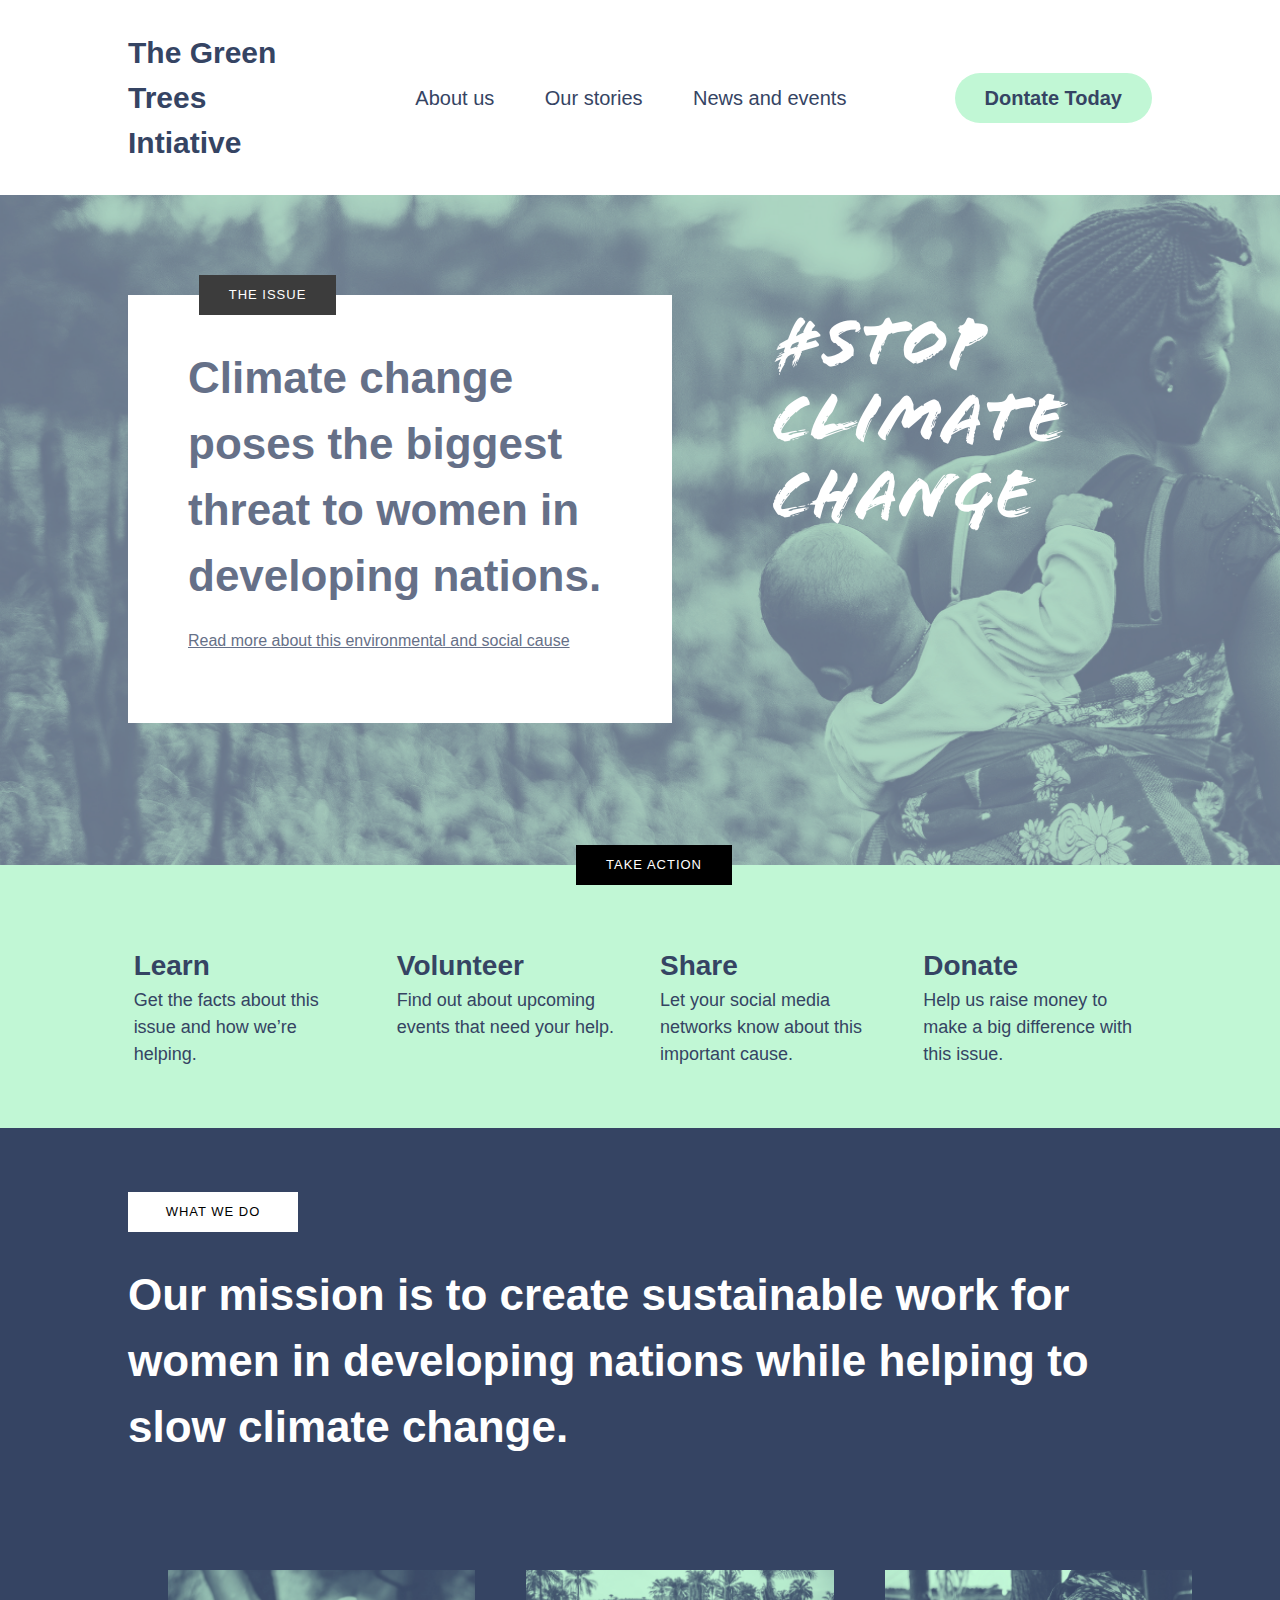
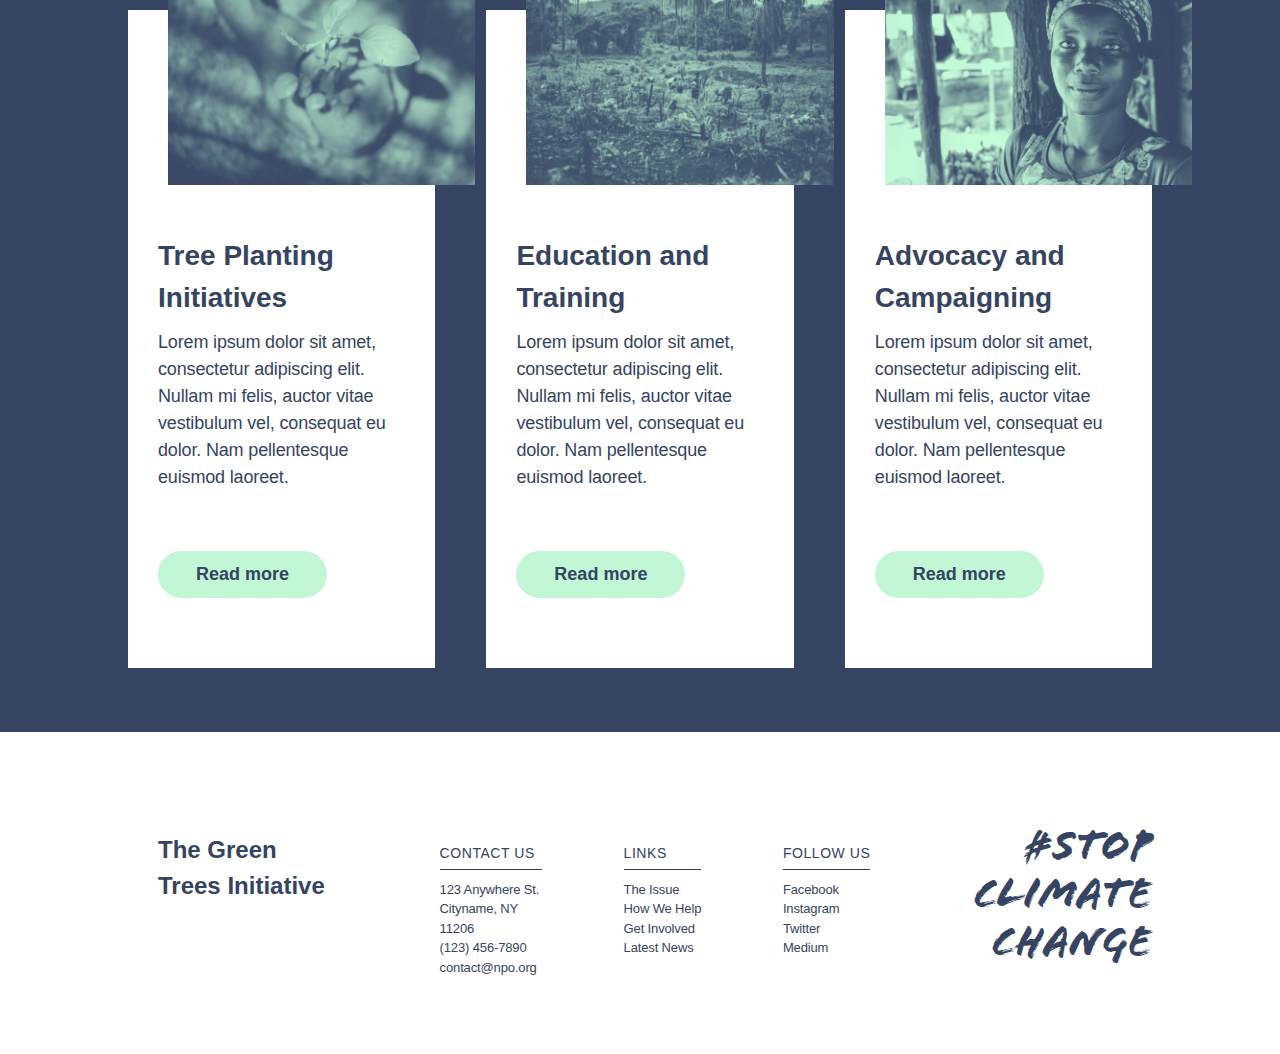
<file: index.html>
<!DOCTYPE html>
<html lang="en">

<head>
    <meta charset="UTF-8" />
    <meta name="viewport" content="width=device-width, initial-scale=1.0" />
    <title>Green Tree Initiative | Home</title>
    <link rel="stylesheet" href="./assets/css/style.css" />
</head>

<body>
    <div class="container">
        <header id="main-header">
            <nav id="navbar">
                <h1 class="title">
                    <a href="index.html">The Green <br> Trees Intiative</a>
                </h1>
                <ul class="nav-links">
                    <li><a href="#">About us</a></li>
                    <li><a href="#">Our stories</a></li>
                    <li><a href="#">News and events</a></li>
                </ul>
                <a class="donate-link" href="donation.html">Dontate Today</a>
            </nav>
        </header>

        <main id="main">
            <section class="the-issue-section">
                <div class="climate-change">
                    <div class="climate-change-banner">
                        <div id="the-issue-header">
                            <h3>THE ISSUE</h3>
                        </div>
                        <h1>
                            Climate change poses the biggest threat to women in developing
                            nations.
                        </h1>
                        <a href="#">
                            Read more about this environmental and social cause
                        </a>
                    </div>
                    <img class="climate-change-hashtag-img" src="./assets/images/stopclimatechange.png" />
                </div>
            </section>

            <section class="take-action-section">
                <div id="take-action-header">
                    <h3>TAKE ACTION</h3>
                </div>
                <div class="action-lists">
                    <div class="learn">
                        <h4>Learn</h4>
                        <p>Get the facts about this issue and how we’re helping.</p>
                    </div>
                    <div class="volunteer">
                        <h4>Volunteer</h4>
                        <p>Find out about upcoming events that need your help.</p>
                    </div>
                    <div class="Share">
                        <h4>Share</h4>
                        <p>
                            Let your social media networks know about this important cause.
                        </p>
                    </div>
                    <div class="donate">
                        <h4>Donate</h4>
                        <p>
                            Help us raise money to make a big difference with this issue.
                        </p>
                    </div>
                </div>
            </section>

            <section class="what-we-do-section">
                <div id="what-we-do-header">
                    <h3>WHAT WE DO</h3>
                </div>
                <div class="what-we-do-mission">
                    <h1>
                        Our mission is to create sustainable work for women in developing
                        nations while helping to slow climate change.
                    </h1>
                </div>
                <div class="mission-cards">
                    <div class="card card-1">
                        <img class="mission-card-img img-1" src="./assets/images/tree-planting.png" alt="" />
                        <div>
                            <h2>Tree Planting Initiatives</h2>
                            <p>
                                Lorem ipsum dolor sit amet, consectetur adipiscing elit.
                                Nullam mi felis, auctor vitae vestibulum vel, consequat eu
                                dolor. Nam pellentesque euismod laoreet.
                            </p>
                        </div>

                        <a class="btn btn-read-more" href="#">Read more</a>
                    </div>
                    <div class="card card-2">
                        <img class="mission-card-img img-2" src="./assets/images/education-training.png" alt="" />
                        <div>
                            <h2>Education and Training</h2>
                            <p>
                                Lorem ipsum dolor sit amet, consectetur adipiscing elit.
                                Nullam mi felis, auctor vitae vestibulum vel, consequat eu
                                dolor. Nam pellentesque euismod laoreet.
                            </p>
                        </div>
                        <a class="btn btn-read-more" href="#">Read more</a>
                    </div>
                    <div class="card card-3">
                        <img class="mission-card-img img-3" src="./assets/images/advocacy.png" alt="" />
                        <div>
                            <h2>Advocacy and Campaigning</h2>
                            <p>
                                Lorem ipsum dolor sit amet, consectetur adipiscing elit.
                                Nullam mi felis, auctor vitae vestibulum vel, consequat eu
                                dolor. Nam pellentesque euismod laoreet.
                            </p>
                        </div>
                        <a class="btn btn-read-more" href="#">Read more</a>
                    </div>
                </div>
            </section>
        </main>

        <footer id="footer">
            <div class="footer-content">
                <header class="footer-header">
                    <h1><a href="index.html">The Green <br> Trees Initiative</a></h1>
                </header>
                <!-- <section class="address-and-links"> -->

                <div class="contact-us">
                    <h4>CONTACT US</h4>
                    <address>
                        123 Anywhere St. <br />
                        Cityname, NY 11206 <br />
                        (123) 456-7890 <br />
                        contact@npo.org
                    </address>
                </div>
                <div class="links">
                    <h4>Links</h4>
                    <a href="#">The issue</a>
                    <a href="#">How we help</a>
                    <a href="#">Get involved</a>
                    <a href="#">Latest news</a>
                </div>
                <div class="social-links">
                    <h4>Follow US</h4>
                    <a href="#">Facebook</a>
                    <a href="#">Instagram</a>
                    <a href="#">Twitter</a>
                    <a href="#">Medium</a>
                </div>
                <!-- </section> -->
                <div class="footer-hashtag">
                    <h2>#stop climate change</h2>
                </div>
            </div>
        </footer>
    </div>
</body>

</html>
</file>
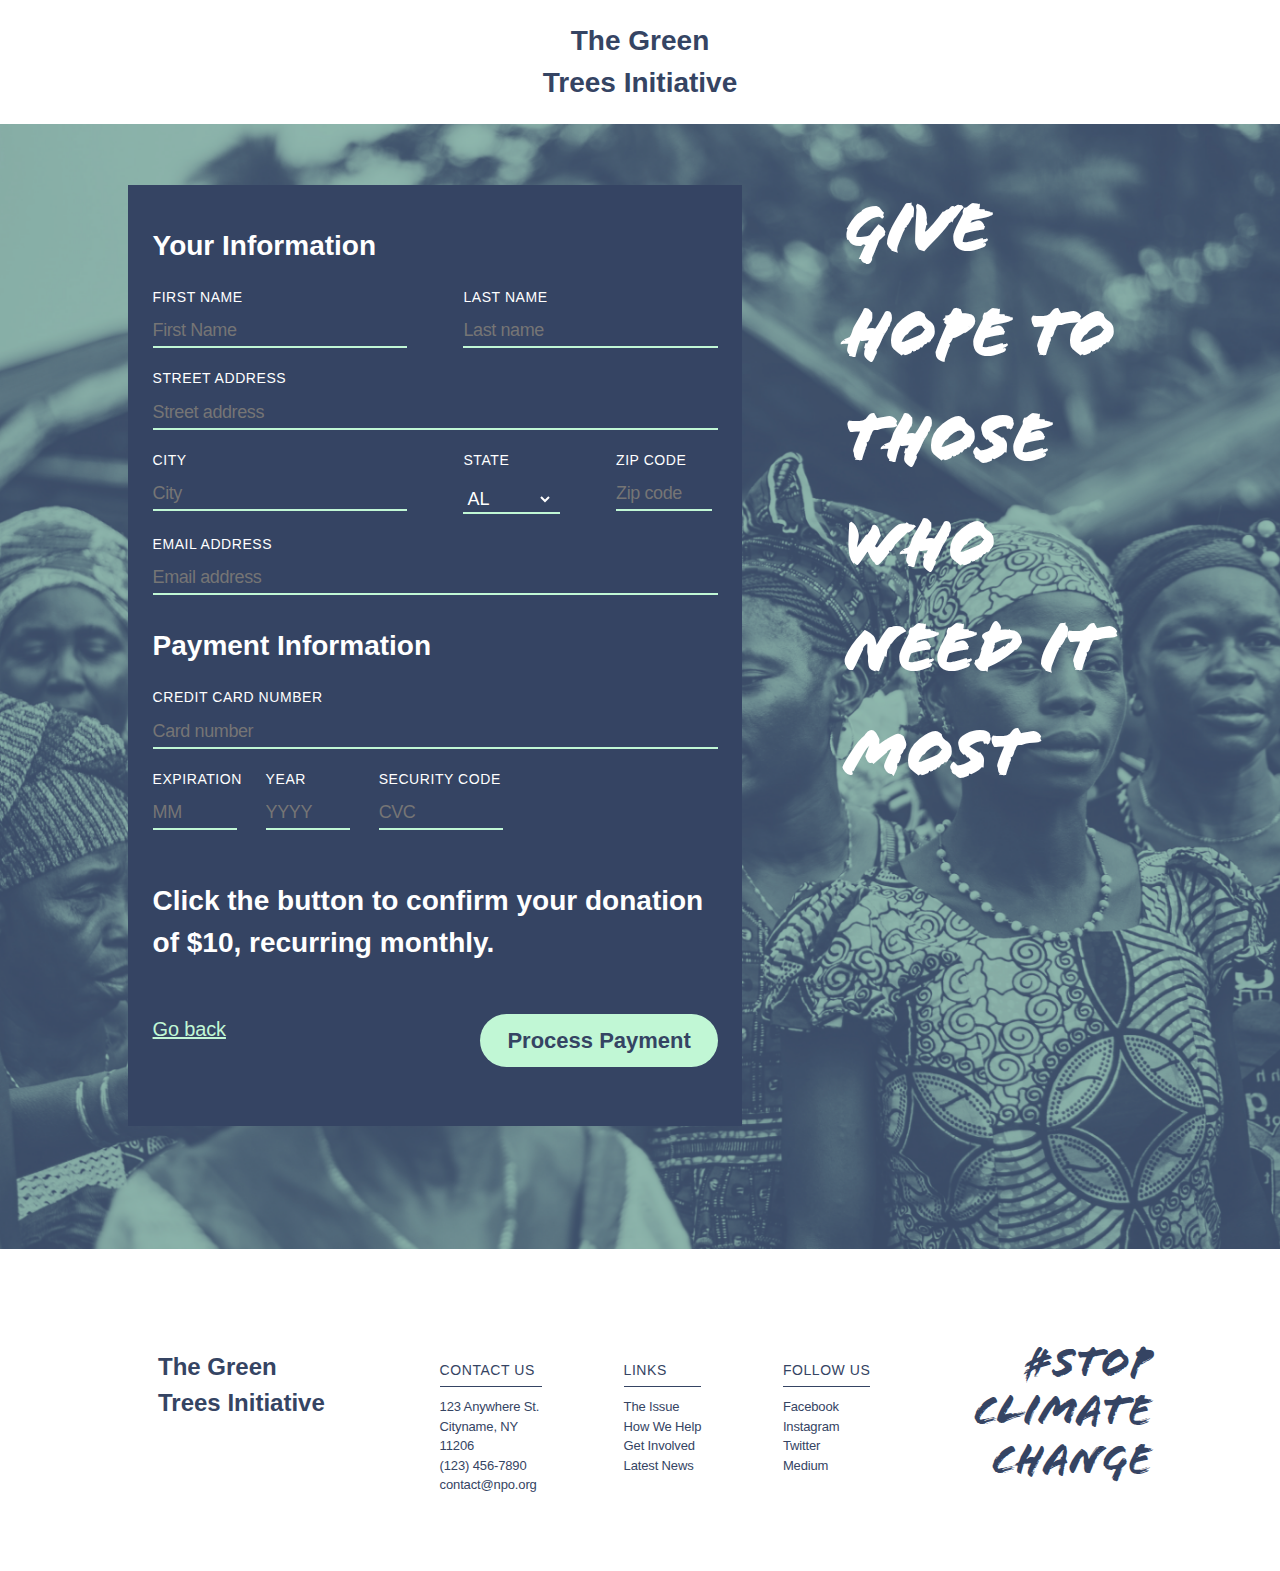
<file: donation.html>
<!DOCTYPE html>
<html lang="en">

<head>
    <meta charset="UTF-8">
    <meta name="viewport" content="width=device-width, initial-scale=1.0">
    <title>Green Trees Initiative | Donation</title>
    <link rel="stylesheet" href="./assets/css/donation_style.css">
    <link rel="stylesheet" href="./assets/css/style.css">

</head>

<body>
    <div class="container">




        <header id="header">
            <h1 class="title-header"> <a href="index.html">The Green <br> Trees Initiative</a> </h1>
        </header>
        <main>
            <section id="payment">
                <div class="payment-and-information-section">
                    <form action="#" class="donation-form">
                        <h4 class="info-heading">Your Information</h4>
                        <div class="name">
                            <div class="first-name nested-div">
                                <label for="first-name">First Name</label><br>
                                <input type="text" name="first-name" id="first-name" placeholder="First Name">
                                <hr>
                            </div>
                            <div class="last-name-class nested-div">

                                <label for="last-name">Last Name</label><br>
                                <input type="text" name="last-name" id="last-name" placeholder="Last name">
                                <hr>
                            </div>
                        </div>

                        <div class="street">
                            <label for="street-address">Street Address</label><br>
                            <input type="text" placeholder="Street address" id="street-address">
                            <hr>
                        </div>

                        <div class="city-state-zip">
                            <div class="city-name nested-div">
                                <label for="city">City</label><br>
                                <input type="text" name="city" placeholder="City" id="city">
                                <hr>
                            </div>
                            <div class="state-name nested-div">
                                <label for="state">State</label><br>
                                <select name="state" id="state">
                                    <option value="al">AL</option>
                                    <option value="as">AS</option>
                                    <option value="ka">KA</option>
                                </select>
                                <hr>
                            </div>
                            <div class="zip nested-div">
                                <label for="zip-code">Zip Code</label><br>
                                <input type="text" name="zip-code" id="zip-code" placeholder="Zip code">
                                <hr>
                            </div>
                        </div>
                        <div class="email-address">
                            <label for="email">Email Address</label><br>
                            <input type="email" name="email" id="email" placeholder="Email address">
                            <hr>
                        </div>
                        <h4 class="payment-heading">Payment Information</h4>
                        <div class="card">
                            <label for="card-number">Credit Card Number</label><br>
                            <input type="text" name="card-number" id="card-number" placeholder="Card number">
                            <hr>
                        </div>
                        <div class="card-details">
                            <div class="card-expiry-month nested-div">

                                <label for="">Expiration</label><br>
                                <input type="text" name="expiry-month" id="expiry-month" placeholder="MM">
                                <hr>
                            </div>
                            <div class="card-expiry-year nested-div">
                                <label for=""> Year</label><br>
                                <input type="text" name="expiry-year" id="expiry-year" placeholder="YYYY">
                                <hr>
                            </div>
                            <div class="card-cvc-code nested-div">

                                <label for="cvc-code">Security Code</label><br>
                                <input type="password" name="cvc-code" id="cvc-code" placeholder="CVC">
                                <hr>
                            </div>
                        </div>

                        <div class="donation-message">
                            <p>
                                Click the button to confirm your
                                donation of $10, recurring monthly.
                            </p>
                        </div>
                        <div class="payment-links">
                            <a href="index.html" class="back-btn">Go back</a>
                            <a href="#" class="payment-proceed-btn">Process Payment</a>
                        </div>
                    </form>
                    <div class="text-banner">
                        <h1>Give HOPE to those Who need It most</h1>
                    </div>
            </section>
        </main>


        <footer id="footer">
            <div class="footer-content">
                <header class="footer-header">
                    <h1><a href="index.html">The Green Trees Initiative</a></h1>
                </header>
                <div class="contact-us">
                    <h4>CONTACT US</h4>
                    <address>123 Anywhere St. <br> Cityname, NY 11206 <br> (123) 456-7890 <br> contact@npo.org</address>
                </div>
                <div class="links">
                    <h4>Links</h4>
                    <a href="#">The issue</a>
                    <a href="#">How we help</a>
                    <a href="#">Get involved</a>
                    <a href="#">Latest news</a>
                </div>
                <div class="social-links">
                    <h4>Follow US</h4>
                    <a href="#">Facebook</a>
                    <a href="#">Instagram</a>
                    <a href="#">Twitter</a>
                    <a href="#">Medium</a>
                </div>
                <div class="footer-hashtag">
                    <h2>#stop climate change</h2>
                </div>
            </div>
        </footer>


    </div>
</body>

</html>
</file>
<file: assets/css/style.css>
/* @import url(//db.onlinewebfonts.com/c/bfbdc6a04609bff0d5ccdfcf6b766d95?family=Flood + Std); */
@font-face {
    font-family: Flood Std;
    src: url("../fonts/flood-std/FloodStd.otf");
}

* {
    margin: 0;
    padding: 0;
    box-sizing: border-box;
}

html {
    font-size: 62.5%;
}

body {
    font-family: Helvetica, Arial, sans-serif;
    font-size: 1.5rem;
    line-height: 1.5;
    background-color: #fff;
    color: #000;
}

ul {
    list-style: none;
}

a {
    color: #354463;
    text-decoration: none;
    display: block;
}

/*##################################
    INDEX PAGE STYLES
####################################*/

.container {
    width: 100%;
    margin: 0 auto;
}

/* Navigation bar Style */
#navbar {
    display: flex;
    flex-flow: row wrap;
    align-items: center;
    justify-content: space-between;
    padding: 3rem 0;
    width: 80%;
    margin: 0 auto;
}

#navbar .title {
    width: 14vw;
}

#navbar .title:hover {
    transform: skewX(-10deg);
    border-bottom: 3px solid teal;
}

.nav-links {
    display: flex;
    flex-flow: row wrap;
    align-items: center;
    justify-content: space-evenly;
    width: 50%;
}

.nav-links a {
    font-size: 2rem;
    padding: 0 1rem;
}

.nav-links li a:hover {
    transform: skewX(-10deg);
    border-bottom: 3px solid teal;
}

.donate-link {
    background: #c1f7d5;
    border-radius: 10rem;
    padding: 1rem 3rem;
    text-align: center;
    font-size: 2rem;
    font-weight: bold;
    opacity: 1;
}

.donate-link:hover {
    background-color: rgb(8, 95, 44);
    color: #fff;
}

/*##########################################
        Style for main
############################################*/

#main {
    width: 100%;
}

/* The  issue styke start */
.the-issue-section {
    height: 68rem;
    background: transparent url("../images/annie-spratt-135307-unsplash.png") 0% 0% no-repeat padding-box;
    opacity: 0.76;
    background-size: cover;
    background-color: #354463;
    /* width: 100%; */
}

.climate-change {
    display: flex;
    flex-flow: row wrap;
    justify-items: center;
    position: relative;
    width: 80%;
    margin: auto;
}

#the-issue-header {
    background-color: #000;
    position: absolute;
    top: -2rem;
    left: 13%;
    padding: 1rem 3rem;
    opacity: 1;
    z-index: 1;
}

#the-issue-header h3 {
    font-size: 1.3rem;
    font-weight: 100;
    letter-spacing: 0.1rem;
    color: #fff;
}

.climate-change-banner {
    background-color: #fff;
    color: #354463;
    width: 54.4rem;
    margin-top: 10rem;
    position: relative;
    padding-bottom: 7rem;
}

.climate-change-banner h1 {
    font-size: 4.4rem;
    text-align: left;
    font-weight: bold;
    margin-left: 4rem;
    padding: 5rem 2rem 2rem 2rem;
    opacity: 1;
}

.climate-change-banner a {
    font-size: 1.6rem;
    margin-left: 4rem;
    padding: 0 4rem 0rem 2rem;
    color: #354463;
    text-decoration: underline;
}

.climate-change-hashtag-img {
    margin-top: 12rem;
    height: 10%;
    /* width: 30%; */
    opacity: 1;
    margin-left: 10rem;
}

/* The  issue style end */

/* Take action start */

.take-action-section {
    background-color: #c1f7d5;
    color: #354463;
    width: 100%;
    margin-top: -1rem;
    position: relative;
}

#take-action-header {
    background-color: #000;
    position: absolute;
    margin-top: -2rem;
    left: 45%;
    padding: 1rem 3rem;
    opacity: 1;
    z-index: 1;
}

#take-action-header h3 {
    font-size: 1.3rem;
    font-weight: 100;
    letter-spacing: 0.1rem;
    color: #fff;
}

.action-lists {
    display: grid;
    grid-template-columns: repeat(4, 19%);
    gap: 2rem;
    justify-content: center;
}

.action-lists div {
    margin: 6rem 1rem;
    padding-top: 2rem;
}

.action-lists div h4 {
    font-size: 2.8rem;
    font-weight: bold;
}

.action-lists>div p {
    font-size: 1.8rem;
    font-weight: 100;
}

/* Take action end */

/* What we do style start */
.what-we-do-section {
    display: flex;
    flex-flow: column wrap;
    background-color: #354463;
    color: #fff;
    position: relative;
    padding: 5% 10%;
}

#what-we-do-header {
    background-color: #fff;
    color: #000;
    width: 17rem;
    opacity: 1;
}

#what-we-do-header h3 {
    text-align: center;
    font-size: 1.3rem;
    font-weight: 100;
    letter-spacing: 0.1rem;
    padding: 1rem 2rem;
}

.what-we-do-mission {
    width: 100%;
    margin-top: 3rem;
}

.what-we-do-mission h1 {
    font-size: 4.4rem;
    font-weight: bold;
}

.mission-cards {
    width: 100%;
    display: flex;
    flex-flow: row wrap;
    justify-content: space-between;
}

.mission-cards .card {
    width: 30%;
    background-color: #fff;
    color: #000;
    margin-top: 15rem;
    padding-bottom: 5rem;
    position: relative;
}

.mission-cards .card-1,
.mission-cards .card-2,
.mission-cards .card-3 {
    display: grid;
    grid-template-columns: 1fr;
}

.mission-cards div h2 {
    padding: 5rem 2rem 1rem 3rem;
    font-size: 2.8rem;
    text-align: left;
    color: #354463;
}

.mission-cards div p {
    padding: 0 2rem 3rem 3rem;
    font-size: 1.8rem;
    text-align: left;
    line-height: 1.5;
    color: #354463;
    letter-spacing: -0.16px;
}

.mission-cards .card a {
    margin: 3rem 6rem 2rem 3rem;
    width: 55%;
    font-size: 1.8rem;
    font-weight: bold;
    text-align: center;
    background-color: #c1f7d5;
    color: #354463;
    border-radius: 10rem;
    padding: 1rem;
}

a.btn-read-more:hover {
    background-color: rgb(8, 95, 44);
    color: #fff;
}

.mission-cards .card img {
    width: 100%;
    background-size: cover;
    opacity: 1;
    margin-top: -4rem;
    margin-left: 4rem;
    z-index: 1;
    opacity: 1;
}

/* What we do style end */



/*######################################################
            Footer Styling
#######################################################*/

#footer {
    width: 100%;
    background-color: #fff;
}

.footer-content {
    display: flex;
    justify-content: space-between;
    flex-flow: row wrap;
    align-items: baseline;
    background-color: #fff;
    color: #354463;
    width: 80%;
    margin: 0 auto;
    padding-bottom: 5rem;
}

.footer-header {
    width: 23rem;

}

.footer-header a:hover {
    transform: skewX(-10deg);
    border-bottom: 2px solid teal;
}


.footer-header h1 {
    font-size: 2.4rem;
    font-weight: bold;
    text-align: left;
    padding: 10rem 3rem;
}

.footer-hashtag {
    width: 20rem;
}

.footer-hashtag h2 {
    font-weight: normal;
    text-align: right;
    font-size: 4.4rem;
    font-family: flood std;
    color: #354463;
    line-height: 1.1;
}

.contact-us {
    width: 10%;
}

.footer-content div h4 {
    font-size: 1.4rem;
    text-align: left;
    letter-spacing: 0.056rem;
    text-transform: uppercase;
    font-weight: normal;
    padding-bottom: 0.5rem;
    margin-bottom: 1rem;
    border-bottom: 1px solid #354463;
    color: #354463;
}

.footer-content div a {
    font-size: 1.3rem;
    text-align: left;
    font-weight: 300;
    letter-spacing: -0.14px;
    text-transform: capitalize;
    color: #354463;
}

.footer-content div a:hover {
    border-bottom: 2px solid #354463;
}

.footer-content div address {
    display: block;
    font-size: 1.3rem;
    text-align: left;
    font-weight: 300;
    font-style: normal;
    letter-spacing: -0.14px;
    color: #354463;
}

/*####################################################
                Tablet View
#####################################################*/

@media screen and (max-width: 1200px) {

    #navbar .title {
        width: 16rem;
    }

    /*##################################
      Main section medium device styling
  ####################################*/
    .the-issue-section {
        height: 100vh;
        background: transparent url("../images/annie-spratt-135307-unsplash.png") 0% 0% no-repeat padding-box;
        opacity: 0.76;
        background-size: cover;
        background-color: #354463;

        /* width: 100%; */
    }

    .climate-change {
        display: flex;
        flex-flow: column-reverse wrap;
        justify-content: center;
    }

    #the-issue-header {
        background-color: #000;
        position: absolute;
        top: -2rem;
        left: 9%;
        padding: 1.5rem 5rem;
        opacity: 1;
        z-index: 1;
    }

    #the-issue-header h3 {
        font-size: 1.7rem;
        font-weight: 100;
        letter-spacing: 0.1rem;
        color: #fff;
    }

    .climate-change-banner {
        background-color: #fff;
        color: #354463;
        width: 100%;
        margin-top: 40rem;
        position: relative;
        padding-bottom: 7rem;
    }

    .climate-change-banner h1 {
        font-size: 4.2rem;
        text-align: left;
        font-weight: bold;
        padding: 5rem 5rem 2rem 4rem;
        opacity: 1;
    }

    .climate-change-banner a {
        font-size: 1.8rem;
        padding: 0 5rem 0rem 4rem;
        color: #354463;
        text-decoration: underline;
    }

    .climate-change-hashtag-img {
        margin-top: 12rem;
        margin-left: 0;
        height: 22vh;
        opacity: 1;
        position: absolute;
        top: 0;
        z-index: 1;
    }

    /* The  issue style end */

    /* Take action start */

    .take-action-section {
        background-color: #c1f7d5;
        color: #354463;
        width: 100%;
        margin-top: -1rem;
    }

    #take-action-header {
        background-color: #000;
        position: absolute;
        left: 40%;
        margin-top: -2rem;
        padding: 1.5rem 4rem;
        opacity: 1;
        z-index: 1;
    }

    #take-action-header h3 {
        font-size: 1.7rem;
        font-weight: 100;
        letter-spacing: 0.1rem;
        color: #fff;
    }

    .action-lists {
        display: grid;
        grid-template-columns: repeat(2, 40%);
        gap: 4rem;
        justify-content: center;
        z-index: 1;
        padding: 4rem 4rem;
    }

    .action-lists div {
        margin: 1rem;
    }

    .action-lists div h4 {
        font-size: 2.6rem;
        font-weight: bold;
    }

    .action-lists>div p {
        font-size: 2rem;
        font-weight: 100;
    }

    /* Take action end */

    /*################################
      What we do medium device style
  ##################################*/
    .what-we-do-section {
        display: flex;
        flex-flow: column wrap;
        background-color: #354463;
        color: #fff;
        position: relative;
        padding: 5% 10%;
    }

    #what-we-do-header {
        background-color: #fff;
        color: #000;
        width: 20rem;
        opacity: 1;
        padding: 0.5rem 1rem;
    }

    #what-we-do-header h3 {
        text-align: center;
        font-size: 1.7rem;
        font-weight: 100;
        letter-spacing: 0.1rem;
    }

    .what-we-do-mission {
        width: 100%;
        margin-top: 3rem;
    }

    .what-we-do-mission h1 {
        font-size: 4.4rem;
        font-weight: bold;
    }

    .mission-cards {
        width: 100%;
        display: flex;
        flex-flow: column wrap;
        justify-content: flex-start;
    }

    .mission-cards .card {
        display: grid;
        grid-template-columns: 1fr 1fr;
        grid-template-rows: 1fr 20% 5%;
        gap: 3rem;
        grid-template-areas:
            "img div"
            "link div";
        background-color: #fff;
        color: #000;
        margin-top: 12rem;
        padding-bottom: 9%;
        position: relative;
        width: 100%;
    }

    .mission-cards .card img {
        grid-area: img;
        width: 90%;
        background-size: cover;
        opacity: 1;
        margin-top: -4rem;
        margin-left: 3rem;
        z-index: 1;
        opacity: 1;
    }

    .mission-cards .card div {
        grid-area: div;
        padding-right: 3rem;
    }

    .mission-cards .card a {
        grid-area: link;
        position: absolute;
        /* right: 0; */
        font-size: 1.8rem;
        font-weight: bold;
        text-align: center;
        background-color: #c1f7d5;
        color: #354463;
        border-radius: 10rem;
        padding: 1rem;
        margin-bottom: 4rem;
    }

    .mission-cards .card-2,
    .mission-cards .card-3 {
        margin-left: 0;
    }

    .mission-cards div h2 {
        padding: 2.8rem;
        font-size: 2.8rem;
        text-align: left;
        color: #354463;
    }

    .mission-cards div p {
        padding: 0 2rem;
        font-size: 2rem;
        text-align: left;
        color: #354463;
        letter-spacing: -0.16px;
    }

    /*######################################################
            Footer Styling
#######################################################*/
    #footer {
        width: 100%;
        background-color: #fff;
    }

    .footer-content {
        display: grid;
        grid-template-columns: 1fr 1fr 1fr;
        grid-template-rows: 1fr 1fr;
        grid-template-areas:
            "footer-header contact-us social-links"
            ". links footer-hashtag";
        justify-content: space-around;
        justify-items: start;
        align-items: baseline;
        gap: 3rem;
        background-color: #fff;
        color: #354463;
        width: 80%;
        margin: 0 auto;
        padding-bottom: 5rem;
    }

    .footer-header {
        grid-area: footer-header;
        width: 25rem;
    }

    .contact-us {
        width: 100%;
        grid-area: contact-us;
    }

    .social-links {
        grid-area: social-links;
        width: 100%;
    }

    .links {
        grid-area: links;
        width: 100%;
    }

    .footer-hashtag {
        grid-area: footer-hashtag;
        width: 100%;
    }

    .footer-header h1 {
        font-size: 2.6rem;
        font-weight: bold;
        text-align: left;
        padding: 10rem 3rem;
    }

    .footer-hashtag h2 {
        font-weight: normal;
        text-align: right;
        font-size: 4.8rem;
        font-family: flood std;
        color: #354463;
        line-height: 1.1;
    }

    .footer-content div h4 {
        font-size: 1.8rem;
        text-align: left;
        letter-spacing: 0.056rem;
        text-transform: uppercase;
        font-weight: normal;
        padding-bottom: 0.5rem;
        border-bottom: none;
        margin-bottom: 1rem;
        color: #354463;
    }

    .footer-content div a {
        font-size: 1.6rem;
        text-align: left;
        font-weight: 300;
        letter-spacing: -0.14px;
        text-transform: capitalize;
        color: #354463;
    }

    .footer-content div a:hover {
        border-bottom: 2px solid #354463;
    }

    .footer-content div address {
        display: block;
        font-size: 1.6rem;
        text-align: left;
        font-weight: 300;
        font-style: normal;
        letter-spacing: -0.14px;
        color: #354463;
    }


}

/*###############################################
    Tablet or small-medium devices
##################################################*/
@media screen and (max-width: 980px) {

    /* Navigation bar Style */
    #navbar {
        display: grid;
        grid-template-columns: 1fr 30%;
        grid-template-rows: 1fr 1fr;
        grid-template-areas:
            "title donate-link"
            "nav-links donate-link";
        align-items: center;
        justify-content: space-between;
        padding: 4rem 0;
        width: 80%;
        margin: 0 auto;
    }

    #navbar .title {
        width: 17rem;
        grid-area: title;
    }

    .nav-links {
        display: flex;
        flex-flow: row wrap;
        align-items: center;
        justify-content: flex-start;
        width: 100%;
        grid-area: nav-links;
    }

    .nav-links a {
        font-size: 2rem;
        padding: 0 1rem;
    }

    .nav-links li a:hover {
        border-bottom: 4px solid teal;
    }

    .donate-link {
        background: #c1f7d5;
        border-radius: 10rem;
        padding: 1rem 1.5rem;
        text-align: center;
        font-size: 2rem;
        font-weight: bold;
        opacity: 1;
        grid-area: donate-link;
    }

    .the-issue-section {
        min-height: 100vh;
        background-color: #354463;
    }

    #the-issue-header h3 {
        font-size: 1.6rem;
        font-weight: 100;
        letter-spacing: 0.1rem;
        color: #fff;
    }

    .climate-change-banner h1 {
        font-size: 3rem;
        text-align: left;
        font-weight: bold;
        padding: 5rem 0rem 2rem 1rem;
        opacity: 1;
    }

    .climate-change-banner a {
        font-size: 1.8rem;
        padding: 0 0rem 0rem 1rem;
        color: #354463;
        text-decoration: underline;
    }

    .what-we-do-mission h1 {
        font-size: 4rem;
        font-weight: bold;
    }

    .mission-cards .card a {
        grid-area: link;
        position: absolute;
        /* right: 0; */
        font-size: 1.8rem;
        font-weight: bold;
        text-align: center;
        background-color: #c1f7d5;
        color: #354463;
        border-radius: 10rem;
        /* padding: 1rem; */
        margin-top: -4rem;
    }

}

/*###############################################
    Mobile or small-tablet devices
##################################################*/
@media screen and (max-width: 710px) {

    /* Navigation bar Style */
    #navbar {
        display: grid;
        grid-template-columns: 1fr 1fr;
        grid-template-rows: 1fr 1fr;
        grid-template-areas:
            "title nav-links"
            "donate-link donate-link";
        align-items: center;
        justify-content: space-between;
        padding: 4rem 0;
        width: 80%;
        margin: 0 auto;
    }

    #navbar .title {
        width: 17rem;
        grid-area: title;
    }

    .nav-links {
        display: flex;
        flex-flow: column wrap;
        align-items: flex-start;
        justify-content: flex-start;
        width: 100%;
        grid-area: nav-links;
    }

    .nav-links a {
        font-size: 2rem;
        padding: 0 1rem;
    }

    .nav-links li a:hover {
        border-bottom: 4px solid teal;
    }

    .donate-link {
        background: #c1f7d5;
        border-radius: 10rem;
        padding: 1rem 1.5rem;
        text-align: center;
        font-size: 2rem;
        font-weight: bold;
        opacity: 1;
        grid-area: donate-link;
    }

    /*##################################
      Main section medium device styling
  ####################################*/

    .the-issue-section {
        min-height: 105vh;
        background-color: #354463;
    }

    #the-issue-header {
        background-color: #000;
        /* position: absolute;
        top: -2rem;
        left: 9%; */
        padding: 1rem 4rem;
        /* opacity: 1;
        z-index: 1; */
    }

    #the-issue-header h3 {
        font-size: 1.6rem;
        font-weight: 100;
        letter-spacing: 0.1rem;
        color: #fff;
    }

    .climate-change-banner h1 {
        font-size: 2.8rem;
        text-align: left;
        font-weight: bold;
        padding: 5rem 0rem 2rem 0rem;
        opacity: 1;
    }

    .climate-change-banner a {
        font-size: 1.7rem;
        padding: 0 0rem 0rem 0rem;
        color: #354463;
        text-decoration: underline;
    }

    /* The  issue style end */

    /* Take action start */

    #take-action-header {
        background-color: #000;
        transform: translate(-30%);
        padding: 1rem 3rem;
        opacity: 1;
        z-index: 1;
    }

    #take-action-header h3 {
        font-size: 1.6rem;
        font-weight: 100;
        letter-spacing: 0.1rem;
        color: #fff;
    }

    .action-lists>div p {
        font-size: 1.8rem;
        font-weight: 100;
    }

    /* Take action end */

    /* What we do style start */
    .what-we-do-section {
        display: flex;
        flex-flow: column wrap;
        background-color: #354463;
        color: #fff;
        position: relative;
        padding: 5% 10%;
        align-items: center;
    }

    /*################################
      What we do medium device style
  ##################################*/
    .what-we-do-section {
        display: flex;
        flex-flow: column wrap;
        background-color: #354463;
        color: #fff;
        position: relative;
        padding: 5% 10%;
        align-items: center;
    }

    #what-we-do-header {
        background-color: #fff;
        color: #000;
        width: 20rem;
        opacity: 1;
        padding: 0rem 1rem;
    }

    #what-we-do-header h3 {
        text-align: center;
        font-size: 1.6rem;
        font-weight: 100;
        letter-spacing: 0.1rem;
    }

    .what-we-do-mission {
        width: 100%;
        margin-top: 3rem;
    }

    .what-we-do-mission h1 {
        font-size: 4rem;
        font-weight: bold;
    }

    .mission-cards {
        width: 100%;
        display: flex;
        flex-flow: column wrap;
        justify-content: flex-start;
    }

    .mission-cards .card {
        display: flex;
        flex-flow: column wrap;
        background-color: #fff;
        color: #000;
        margin-top: 12rem;
        padding-bottom: 9%;
    }

    .mission-cards .card img {
        margin: 0 auto;
        width: 80%;
        background-size: cover;
        opacity: 1;
        z-index: 1;
        margin-bottom: 5rem;
        margin-top: -4rem;
    }

    .mission-cards .card div {
        margin: 0 auto;
        width: 80%;
        margin-bottom: 5rem;
    }

    .mission-cards .card a {
        margin: 0 auto;
        width: 40%;
        position: relative;
        font-size: 1.8rem;
        font-weight: bold;
        text-align: center;
        background-color: #c1f7d5;
        color: #354463;
        border-radius: 10rem;
        padding: 1rem 0rem;
    }

    .mission-cards div h2 {
        font-size: 2.8rem;
        text-align: center;
        color: #354463;
    }

    .mission-cards div p {
        font-size: 2rem;
        text-align: center;
        color: #354463;
        letter-spacing: -0.16px;
    }

    /*######################################################
            Footer Styling
#######################################################*/
    #footer {
        width: 100%;
        background-color: #fff;
    }

    .footer-content {
        display: grid;
        grid-template-columns: 45% 45%;
        grid-template-areas:
            "footer-header contact-us"
            "social-links links"
            ". footer-hashtag";
        justify-content: space-around;
        justify-items: start;
        align-items: baseline;
        gap: 10%;
        background-color: #fff;
        color: #354463;
        width: 80%;
        margin: 0 auto;
        padding-bottom: 5rem;
    }

    .footer-header {
        grid-area: footer-header;
        width: 15rem;
    }

    .contact-us {
        width: 100%;
        grid-area: contact-us;
    }

    .social-links {
        grid-area: social-links;
        width: 100%;
    }

    .links {
        grid-area: links;
        width: 100%;
    }

    .footer-hashtag {
        grid-area: footer-hashtag;
        width: 100%;
        margin-top: -15rem;
        padding: 10rem 0;

    }

    .footer-header h1 {
        font-size: 2rem;
        font-weight: bold;
        text-align: left;
        padding: 10rem 0;
        margin-top: -5rem;
    }

    .footer-hashtag h2 {
        font-weight: normal;
        text-align: right;
        font-size: 3.6rem;
        font-family: flood std;
        color: #354463;
        line-height: 1.1;
    }

    .footer-content div h4 {
        font-size: 1.8rem;
        text-align: left;
        letter-spacing: 0.056rem;
        text-transform: uppercase;
        font-weight: normal;
        padding-bottom: 0.5rem;
        border-bottom: none;
        margin-bottom: 1rem;
        color: #354463;
    }

    .footer-content div a {
        font-size: 1.6rem;
        text-align: left;
        font-weight: 300;
        letter-spacing: -0.14px;
        text-transform: capitalize;
        color: #354463;
    }

    .footer-content div a:hover {
        border-bottom: 2px solid #354463;
    }

    .footer-content div address {
        display: block;
        font-size: 1.6rem;
        text-align: left;
        font-weight: 300;
        font-style: normal;
        letter-spacing: -0.14px;
        color: #354463;
    }
}




@media screen and (max-width: 460px) {

    /* Navigation bar Style */
    #navbar {
        display: grid;
        grid-template-columns: 1fr 1fr;
        grid-template-rows: 1fr 1fr;
        grid-template-areas:
            "title nav-links"
            "donate-link donate-link";
        align-items: center;
        justify-content: space-between;
        padding: 4rem 0;
        width: 80%;
        margin: 0 auto;
    }

    #navbar .title {
        width: 17rem;
        grid-area: title;
    }

    .nav-links {
        display: flex;
        flex-flow: column wrap;
        align-items: flex-start;
        justify-content: flex-start;
        width: 100%;
        grid-area: nav-links;
    }

    .nav-links a {
        font-size: 1.6rem;
        padding: 0 1rem;
    }

    .nav-links li a:hover {
        border-bottom: 4px solid teal;
    }

    .donate-link {
        background: #c1f7d5;
        border-radius: 10rem;
        padding: 1rem 1.5rem;
        text-align: center;
        font-size: 2rem;
        font-weight: bold;
        opacity: 1;
        grid-area: donate-link;
    }

    /*##################################
      Main section medium device styling
  ####################################*/

    .the-issue-section {
        min-height: 120vh;
        background-color: #354463;
    }

    #the-issue-header {
        background-color: #000;
        position: absolute;
        top: -2rem;
        left: 9%;
        padding: 1rem 3rem;
        opacity: 1;
        z-index: 1;
    }

    #the-issue-header h3 {
        font-size: 1.2rem;
        font-weight: 100;
        letter-spacing: 0.1rem;
        color: #fff;
    }

    .climate-change-banner h1 {
        font-size: 2.6rem;
        text-align: left;
        font-weight: bold;
        padding: 4rem 2rem 2rem 0rem;
        opacity: 1;
    }

    .climate-change-banner a {
        font-size: 1.7rem;
        padding: 0 2rem 0 0;
        color: #354463;
        text-decoration: underline;
    }

    /* The  issue style end */

    /* Take action start */

    #take-action-header {
        background-color: #000;
        transform: translate(-30%);
        padding: 1rem 3rem;
        opacity: 1;
        z-index: 1;
    }

    #take-action-header h3 {
        font-size: 1.2rem;
        font-weight: 100;
        letter-spacing: 0.1rem;
        color: #fff;
    }

    .action-lists div h4 {
        font-size: 2.2rem;
        font-weight: bold;
    }

    .action-lists>div p {
        font-size: 1.6rem;
        font-weight: 100;
    }

    /* Take action end */

    /* What we do style start */
    .what-we-do-section {
        display: flex;
        flex-flow: column wrap;
        background-color: #354463;
        color: #fff;
        position: relative;
        padding: 5% 10%;
        align-items: center;
    }

    /*################################
      What we do medium device style
  ##################################*/
    .what-we-do-section {
        display: flex;
        flex-flow: column wrap;
        background-color: #354463;
        color: #fff;
        position: relative;
        padding: 5% 10%;
        align-items: center;
    }

    #what-we-do-header {
        background-color: #fff;
        color: #000;
        width: 18rem;
        opacity: 1;
        padding: 0rem 1rem;
    }

    #what-we-do-header h3 {
        text-align: center;
        font-size: 1.4rem;
        font-weight: 100;
        letter-spacing: 0.1rem;
    }

    .what-we-do-mission {
        width: 100%;
        margin-top: 3rem;
    }

    .what-we-do-mission h1 {
        font-size: 3rem;
        font-weight: bold;
        text-align: left;
    }

    .mission-cards {
        width: 100%;
        display: flex;
        flex-flow: column wrap;
        justify-content: flex-start;
    }

    .mission-cards .card {
        display: flex;
        flex-flow: column wrap;
        background-color: #fff;
        color: #000;
        margin-top: 12rem;
        padding-bottom: 9%;
    }

    .mission-cards .card img {
        margin: 0 auto;
        width: 80%;
        background-size: cover;
        opacity: 1;
        z-index: 1;
        margin-bottom: 5rem;
        margin-top: -4rem;
    }

    .mission-cards .card div {
        margin: 0 auto;
        width: 80%;
        margin-bottom: 5rem;
    }

    .mission-cards .card a {
        margin: 0 auto;
        width: 40%;
        position: relative;
        font-size: 1.8rem;
        font-weight: bold;
        text-align: center;
        background-color: #c1f7d5;
        color: #354463;
        border-radius: 10rem;
        padding: 1rem 0rem;
    }

    .mission-cards div h2 {
        font-size: 2.8rem;
        text-align: center;
        color: #354463;
    }

    .mission-cards div p {
        font-size: 2rem;
        text-align: center;
        color: #354463;
        letter-spacing: -0.16px;
    }

    /*######################################################
            Footer Styling
#######################################################*/
    #footer {
        width: 100%;
        background-color: #fff;
    }

    .footer-content {
        display: grid;
        grid-template-columns: 45% 45%;
        grid-template-areas:
            "footer-header contact-us"
            "social-links links"
            ". footer-hashtag";
        justify-content: space-around;
        justify-items: start;
        align-items: baseline;
        gap: 10%;
        background-color: #fff;
        color: #354463;
        width: 80%;
        margin: 0 auto;
        padding-bottom: 5rem;
    }

    .footer-header {
        grid-area: footer-header;
        width: 14rem;
    }

    .contact-us {
        width: 100%;
        grid-area: contact-us;
    }

    .social-links {
        grid-area: social-links;
        width: 100%;
    }

    .links {
        grid-area: links;
        width: 100%;
    }

    .footer-hashtag {
        grid-area: footer-hashtag;
        /* width: 100%; */
        margin-top: -15rem;
        padding: 10rem 0;
        margin-left: -10rem;
        width: 17rem;
        margin-bottom: 10rem;

    }

    .footer-hashtag h2 {
        font-weight: normal;
        text-align: right;
        font-size: 3.4rem;
        font-family: flood std;
        color: #354463;
        line-height: 1.1;
    }

    .footer-header h1 {
        font-size: 2rem;
        font-weight: bold;
        text-align: left;
        padding: 10rem 0;
        margin-top: -5rem;
    }


    .footer-content div h4 {
        font-size: 1.3rem;
        text-align: left;
        letter-spacing: 0.056rem;
        text-transform: uppercase;
        font-weight: normal;
        padding-bottom: 0.5rem;
        border-bottom: none;
        margin-bottom: 1rem;
        color: #354463;
    }

    .footer-content div a {
        font-size: 1.2rem;
        text-align: left;
        font-weight: 300;
        letter-spacing: -0.14px;
        text-transform: capitalize;
        color: #354463;
    }

    .footer-content div a:hover {
        border-bottom: 2px solid #354463;
    }

    .footer-content div address {
        display: block;
        font-size: 1.2rem;
        text-align: left;
        font-weight: 300;
        font-style: normal;
        letter-spacing: -0.14px;
        color: #354463;
    }
}

@media screen and (max-width: 320px) {
    .the-issue-section {
        min-height: 135vh;
        background-color: #354463;
    }
}
</file>
<file: assets/css/donation_style.css>
/* @import url(//db.onlinewebfonts.com/c/bfbdc6a04609bff0d5ccdfcf6b766d95?family=Flood + Std); */
@font-face {
    font-family: Flood Std;
    src: url("../fonts/flood-std/FloodStd.otf");
}

* {
    margin: 0;
    padding: 0;
    box-sizing: border-box;
}

html {
    font-size: 62.5%;
}

body {
    font-family: Helvetica, Arial, sans-serif;
    line-height: 1.5;
    background-color: #fff;
    color: #000;
}

ul {
    list-style: none;
}

a {
    color: #354463;
    text-decoration: none;
    display: block;
}

/*##########################################
        Donation Page Styling
##########################################*/

/* Donation header style start */
#header {
    background-color: #fff;
}

.title-header {
    text-align: center;
    margin: 0 auto;
    padding: 2rem 0;
    width: 20rem;
    font-size: 2.8rem;
    font-weight: bold;
    color: #354463;
    opacity: 1;
}

.title-header a:hover {
    transform: skewX(-10deg);
    border-bottom: 3px solid teal;
}

/* Donation header style end */

/* Donation main style start */
#payment {
    background: transparent url("../images/annie-spratt-427340-unsplash-donation.png") 0% 0% no-repeat padding-box;
    background-color: #354463;
    background-size: cover;
    opacity: 1;
    height: 125vh;
}

.payment-and-information-section {
    display: grid;
    grid-template-columns: 60% 30%;
    justify-content: space-between;
    width: 80%;
    margin: 0 auto;
    gap: 10%;
}

.donation-form {
    margin-top: 10%;
    display: flex;
    flex-direction: column;
    padding: 1.5% 4%;
    background-color: #354463;
}

.donation-form input {
    size: 60rem;
    font-size: 1.8rem;
    font-weight: 400;
    letter-spacing: -0.04rem;
    text-align: left;
    color: #ffffff;
    border: none;
    background-color: transparent;
    padding: 0.5rem 0;
    outline: none;
}

hr {
    border: 1px solid #c1f7d5;
}

.donation-form label {
    display: block;
    font-size: 1.4rem;
    font-weight: 300;
    letter-spacing: 0.056rem;
    color: #ffffff;
    text-transform: uppercase;
    text-align: left;
    margin: 2rem 0 -1.5rem 0;
}

.donation-form h4 {
    font-size: 2.8rem;
    font-weight: bold;
    color: #fff;
    padding: 3rem 0 0 0;
}


.donation-form .name {
    display: grid;
    grid-template-columns: repeat(2, 45%);
    column-gap: 10%;
}

.donation-form .city-state-zip {
    display: grid;
    grid-template-columns: 45% repeat(2, 17%);
    column-gap: 10%;
}

.donation-form .street,
.donation-form .email-address,
.donation-form .card {
    display: grid;
    grid-template-columns: 100%;
}

.donation-form .card-details {
    display: grid;
    grid-template-columns: repeat(2, 15%) 22%;
    gap: 5%;
}

.donation-form #state {
    margin-top: 1rem;
    font-size: 1.8rem;
    background-color: transparent;
    width: 9rem;
    border: none;
    outline: none;
    color: #fff;
}

.donation-form #state option {
    margin-top: 2rem;
    font-size: 1.4rem;
    background-color: #354463;
    color: #fff;
}

.donation-message p {
    padding: 5rem 0;
    font-size: 2.8rem;
    font-weight: bold;
    color: #fff;
}

.donation-form .payment-links {
    display: grid;
    grid-template-columns: 30% 42%;
    gap: 6rem;
    padding-bottom: 5rem;
    justify-content: space-between;
}

.donation-form a.back-btn {
    font-size: 2rem;
    font-weight: 300;
    letter-spacing: -0.016rem;
    text-align: left;
    text-decoration: underline;
    color: #c1f7d5;
}

.donation-form a.payment-proceed-btn {
    font-size: 2.2rem;
    font-weight: bold;
    text-align: center;
    background-color: #c1f7d5;
    color: #354463;
    border-radius: 10rem;
    padding: 1rem;
}

.donation-form a.payment-proceed-btn:hover {
    background-color: rgb(8, 95, 44);
    color: #fff;
}

.donation-form a.back-btn:hover {
    color: rgb(214, 43, 43);
}

.text-banner {
    margin-top: 20%;
}

.text-banner h1 {
    font-size: 7rem;
    font-family: Flood Std;
    font-weight: Regular;
    color: #fff;
    text-align: left;
    opacity: 1;
}


/*##########################################
        Donation Page Styling
##########################################*/

@media screen and (max-width: 1200px) {


    /* Donation main style start */
    #payment {
        background: transparent url("../images/annie-spratt-427340-unsplash-donation.png") 0% 0% no-repeat padding-box;
        background-color: #354463;
        background-size: cover;
        opacity: 1;
        height: 160vh;
    }

    .payment-and-information-section {
        display: flex;
        flex-flow: column-reverse;
        width: 70%;
        margin: 0 auto;
    }

    .donation-form {
        display: flex;
        flex-direction: column;
        padding: 1.5% 4%;
        background-color: #354463;
    }


    .donation-form .payment-links {
        display: flex;
        padding-bottom: 5rem;
        justify-content: space-between;
    }

    .donation-form a.back-btn {
        font-size: 2rem;
        font-weight: 300;
        letter-spacing: -0.016rem;
        text-align: left;
        text-decoration: underline;
        color: #c1f7d5;
    }

    .donation-form a.payment-proceed-btn {
        font-size: 1.8rem;
        font-weight: bold;
        text-align: center;
        background-color: #c1f7d5;
        color: #354463;
        width: 28vw;
        border-radius: 10rem;
        padding: 1rem 0.3rem;
    }

    .text-banner {
        width: 80vw;
        margin-top: 15rem;
    }

    .text-banner h1 {
        font-size: 4.6rem;
        font-family: Flood Std;
        font-weight: Regular;
        color: #fff;
        text-align: left;
        opacity: 1;
    }


}

@media screen and (max-width: 740px) {

    /* Donation main style start */
    #payment {
        background: transparent url("../images/annie-spratt-427340-unsplash-donation.png") 0% 0% no-repeat padding-box;
        background-color: #354463;
        background-size: cover;
        opacity: 1;
        /* height: 135vh; */
    }

    .payment-and-information-section {
        display: flex;
        flex-flow: column-reverse;
        width: 80%;
        margin: 0 auto;
    }

    .donation-form {
        /* margin-top: 10rem; */
        display: flex;
        flex-direction: column;
        padding: 1.5% 4%;
        background-color: #354463;
    }


    .donation-form .payment-links {
        display: flex;
        flex-flow: column-reverse;

        padding-bottom: 5rem;
        /* justify-content: space-between; */

    }

    .donation-form a.back-btn {
        font-size: 2rem;
        font-weight: 300;
        letter-spacing: -0.016rem;
        text-align: left;
        text-decoration: underline;
        color: #c1f7d5;
    }

    .donation-form a.payment-proceed-btn {
        font-size: 1.8rem;
        font-weight: bold;
        text-align: center;
        background-color: #c1f7d5;
        color: #354463;
        width: 100%;
        border-radius: 10rem;
        padding: 1.5rem 0.3rem;
        margin-bottom: 0.5rem;
    }

    .text-banner {
        width: 80vw;
        margin-top: 15rem;
    }

    .text-banner h1 {
        font-size: 3.4rem;
        font-family: Flood Std;
        font-weight: Regular;
        color: #fff;
        text-align: left;
        opacity: 1;
    }

    .donation-message p {
        padding: 5rem 0;
        font-size: 2.4rem;
        font-weight: bold;
        color: #fff;
    }

    .donation-form input {
        size: 60rem;
        font-size: 1.6rem;
        font-weight: 400;
        letter-spacing: -0.04rem;
        text-align: left;
        color: #ffffff;
        border: none;
        background-color: transparent;
        padding: 0.5rem 0;
        outline: none;
    }


    .donation-form label {
        display: block;
        font-size: 1.2rem;
        font-weight: 300;
        letter-spacing: 0.056rem;
        color: #ffffff;
        text-transform: uppercase;
        text-align: left;
        margin: 2rem 0 -1.5rem 0;
    }

    .donation-form h4 {
        font-size: 2.6rem;
        font-weight: bold;
        color: #fff;
        padding: 3rem 0 0 0;
    }

    .donation-form .city-state-zip {
        display: grid;
        grid-template-columns: 35% 25% 25%;
        column-gap: 5%;
    }


    .donation-form .card-details {
        display: grid;
        grid-template-columns: 25% 25% 40%;
        gap: 5%;
    }

    .donation-form #state {
        margin-top: 1rem;
        font-size: 1.8rem;
        background-color: transparent;
        width: 5rem;
        border: none;
        outline: none;
        color: #fff;
    }

    .donation-form #state option {
        margin-top: 2rem;
        font-size: 1.4rem;
        background-color: #354463;
        color: #fff;
    }


}

@media screen and (max-width: 500px) {

    #payment {

        height: 170vh;
    }

    .payment-and-information-section {
        display: flex;
        flex-flow: column-reverse;
        width: 75%;
        margin: 0 auto;
    }

    .donation-form {
        /* margin-top: 5rem; */
        display: flex;
        flex-direction: column;
        padding: 1.5% 4%;
        background-color: #354463;
    }


    .donation-form .payment-links {
        display: flex;
        flex-flow: column-reverse;

        padding-bottom: 5rem;
        /* justify-content: space-between; */

    }

    .donation-form a.back-btn {
        font-size: 1.8rem;
        font-weight: 300;
        letter-spacing: -0.016rem;
        text-align: left;
        text-decoration: underline;
        color: #c1f7d5;
    }

    .donation-form a.payment-proceed-btn {
        font-size: 1.4rem;
        font-weight: bold;
        text-align: center;
        background-color: #c1f7d5;
        color: #354463;
        width: 100%;
        border-radius: 10rem;
        padding: 1.2rem 0.2rem;
        margin-bottom: 0.5rem;
    }

    .text-banner {
        width: 60vw;
        margin-top: 15rem;
    }

    .text-banner h1 {
        font-size: 3.4rem;
        font-family: Flood Std;
        font-weight: Regular;
        color: #fff;
        text-align: left;
        opacity: 1;
    }

    .donation-message p {
        padding: 5rem 0;
        font-size: 1.6rem;
        font-weight: bold;
        color: #fff;
    }

    .donation-form input {
        size: 60rem;
        font-size: 1.2rem;
        font-weight: 400;
        letter-spacing: -0.04rem;
        text-align: left;
        color: #ffffff;
        border: none;
        background-color: transparent;
        padding: 0.5rem 0;
        outline: none;
    }


    .donation-form label {
        display: block;
        font-size: 1rem;
        font-weight: 300;
        letter-spacing: 0.056rem;
        color: #ffffff;
        text-transform: uppercase;
        text-align: left;
        margin: 2rem 0 -1.5rem 0;
    }

    .donation-form h4 {
        font-size: 1.8rem;
        font-weight: bold;
        color: #fff;
        padding: 3rem 0 0 0;
    }

    .donation-form .city-state-zip {
        display: grid;
        grid-template-columns: 35% 25% 25%;
        column-gap: 5%;
    }


    .donation-form .card-details {
        display: grid;
        grid-template-columns: 25% 25% 40%;
        gap: 5%;
    }

    .donation-form #state {
        margin-top: 1rem;
        font-size: 1rem;
        background-color: transparent;
        width: 5rem;
        border: none;
        outline: none;
        color: #fff;
    }

    .donation-form #state option {
        margin-top: 2rem;
        font-size: 0.5rem;
        background-color: #354463;
        color: #fff;
    }
}

@media screen and (max-width: 320px) {
    #payment {

        height: 195vh;
    }
}
</file>
